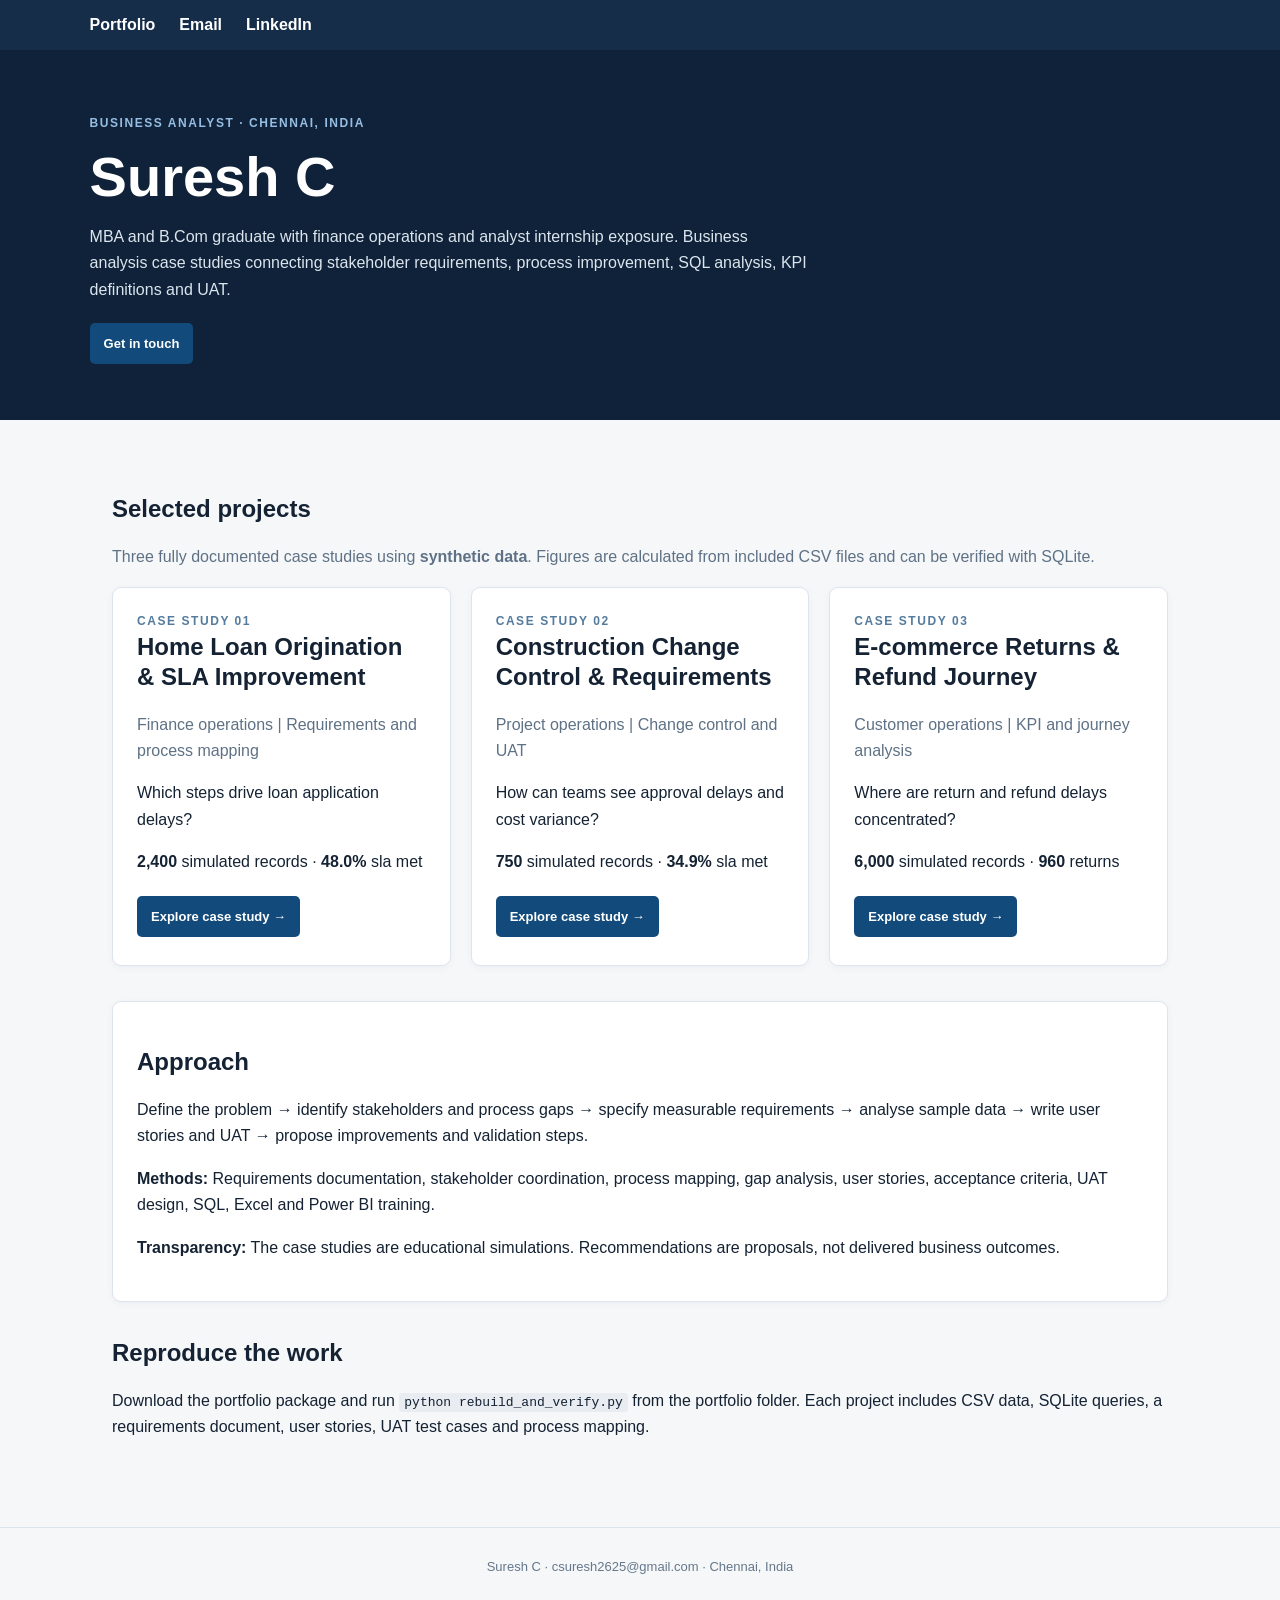
<file: index.html>
<!doctype html><html lang="en"><head><meta charset="utf-8"><meta name="viewport" content="width=device-width,initial-scale=1"><meta name="description" content="Suresh C Business Analyst portfolio: SQL, business requirements, process mapping, UAT and reproducible synthetic case studies."><title>Suresh C | Business Analyst Portfolio</title><link rel="stylesheet" href="styles.css"></head><body><nav><a href="index.html">Portfolio</a><a href="mailto:csuresh2625@gmail.com">Email</a><a href="https://www.linkedin.com/in/suresh-chandrasekar-51b99b2a4/">LinkedIn</a></nav><header><div class="eyebrow">Business Analyst · Chennai, India</div><h1>Suresh C</h1><p>MBA and B.Com graduate with finance operations and analyst internship exposure. Business analysis case studies connecting stakeholder requirements, process improvement, SQL analysis, KPI definitions and UAT.</p><a class="button" href="mailto:csuresh2625@gmail.com">Get in touch</a></header><main><section><h2>Selected projects</h2><p class="muted">Three fully documented case studies using <strong>synthetic data</strong>. Figures are calculated from included CSV files and can be verified with SQLite.</p><div class="grid"><article class="card"><div class="eyebrow" style="color:#547b9d">Case study 01</div><h2>Home Loan Origination &amp; SLA Improvement</h2><p class="muted">Finance operations | Requirements and process mapping</p><p>Which steps drive loan application delays?</p><p><strong>2,400</strong> simulated records · <strong>48.0%</strong> sla met</p><a class="button" href="01-home-loan-sla/">Explore case study →</a></article><article class="card"><div class="eyebrow" style="color:#547b9d">Case study 02</div><h2>Construction Change Control &amp; Requirements</h2><p class="muted">Project operations | Change control and UAT</p><p>How can teams see approval delays and cost variance?</p><p><strong>750</strong> simulated records · <strong>34.9%</strong> sla met</p><a class="button" href="02-change-control/">Explore case study →</a></article><article class="card"><div class="eyebrow" style="color:#547b9d">Case study 03</div><h2>E-commerce Returns &amp; Refund Journey</h2><p class="muted">Customer operations | KPI and journey analysis</p><p>Where are return and refund delays concentrated?</p><p><strong>6,000</strong> simulated records · <strong>960</strong> returns</p><a class="button" href="03-returns-refunds/">Explore case study →</a></article></div></section><section class="panel"><h2>Approach</h2><p>Define the problem → identify stakeholders and process gaps → specify measurable requirements → analyse sample data → write user stories and UAT → propose improvements and validation steps.</p><p><strong>Methods:</strong> Requirements documentation, stakeholder coordination, process mapping, gap analysis, user stories, acceptance criteria, UAT design, SQL, Excel and Power BI training.</p><p><strong>Transparency:</strong> The case studies are educational simulations. Recommendations are proposals, not delivered business outcomes.</p></section><section><h2>Reproduce the work</h2><p>Download the portfolio package and run <code>python rebuild_and_verify.py</code> from the portfolio folder. Each project includes CSV data, SQLite queries, a requirements document, user stories, UAT test cases and process mapping.</p></section></main><footer>Suresh C · csuresh2625@gmail.com · Chennai, India</footer></body></html>
</file>
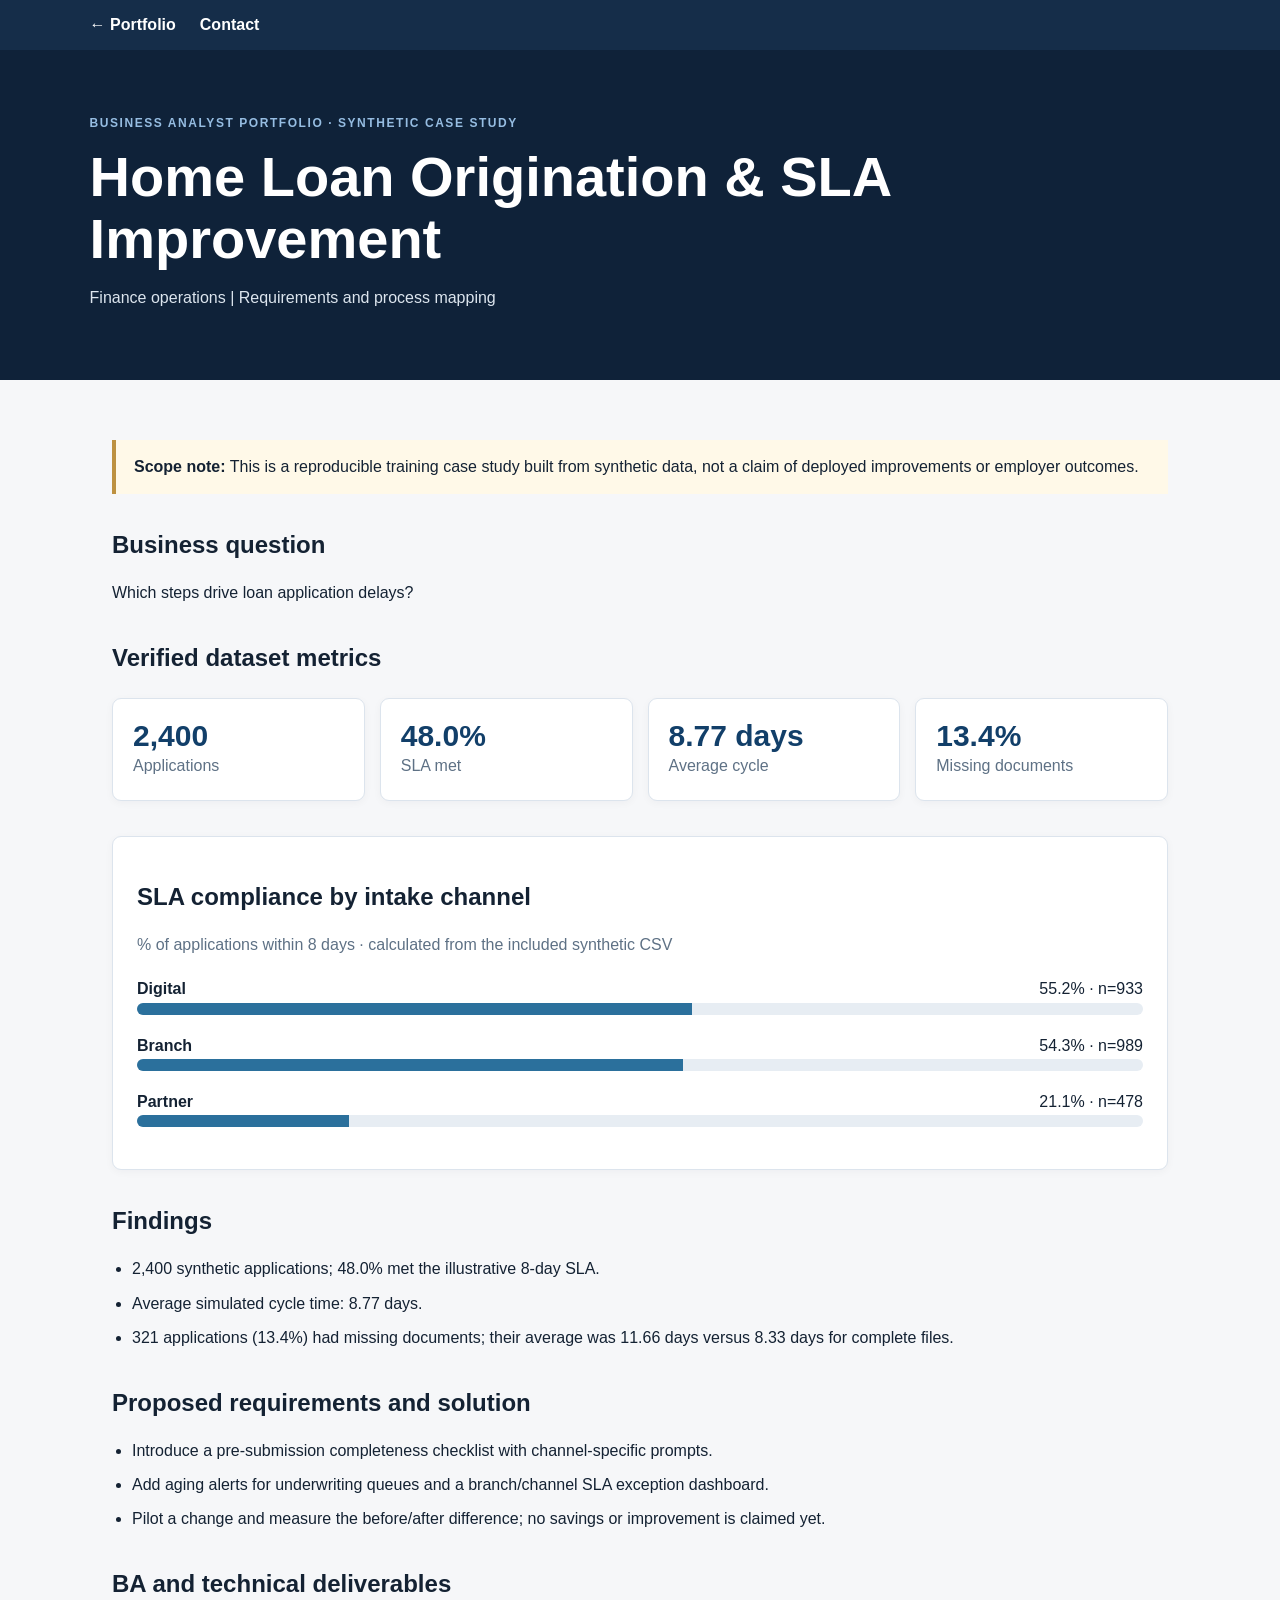
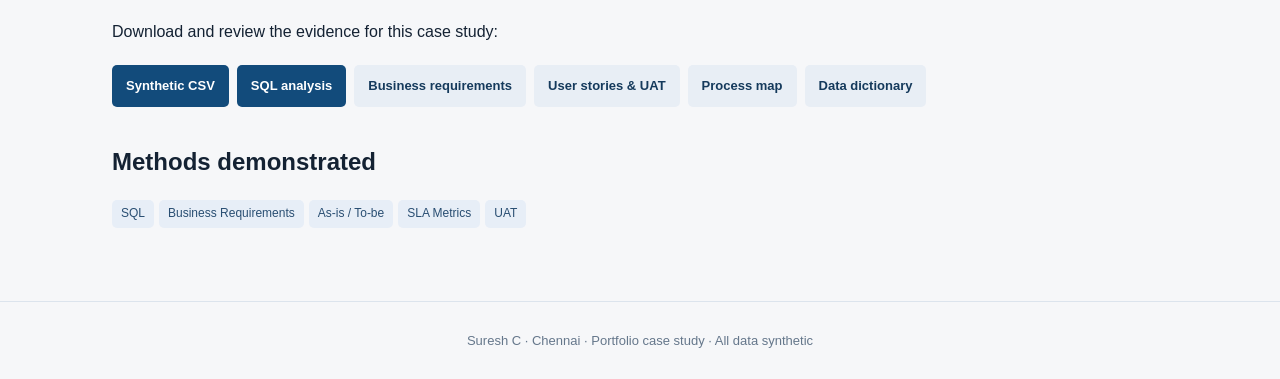
<file: 01-home-loan-sla/index.html>
<!doctype html><html lang="en"><head><meta charset="utf-8"><meta name="viewport" content="width=device-width,initial-scale=1"><title>Home Loan Origination &amp; SLA Improvement | Suresh C</title><link rel="stylesheet" href="../styles.css"></head><body><nav><a href="../index.html">← Portfolio</a><a href="mailto:csuresh2625@gmail.com">Contact</a></nav><header><div class="eyebrow">Business Analyst portfolio · Synthetic case study</div><h1>Home Loan Origination &amp; SLA Improvement</h1><p>Finance operations | Requirements and process mapping</p></header><main><div class="notice"><strong>Scope note:</strong> This is a reproducible training case study built from synthetic data, not a claim of deployed improvements or employer outcomes.</div><section><h2>Business question</h2><p>Which steps drive loan application delays?</p></section><section><h2>Verified dataset metrics</h2><div class="stats"><div class="panel"><div class="stat">2,400</div><div class="muted">Applications</div></div><div class="panel"><div class="stat">48.0%</div><div class="muted">SLA met</div></div><div class="panel"><div class="stat">8.77 days</div><div class="muted">Average cycle</div></div><div class="panel"><div class="stat">13.4%</div><div class="muted">Missing documents</div></div></div></section><section class="panel"><h2>SLA compliance by intake channel</h2><p class="muted">% of applications within 8 days · calculated from the included synthetic CSV</p><div style="margin:18px 0"><div style="display:flex;justify-content:space-between;gap:15px"><strong>Digital</strong><span>55.2% · n=933</span></div><div class="bar"><span style="width:55.2%"></span></div></div><div style="margin:18px 0"><div style="display:flex;justify-content:space-between;gap:15px"><strong>Branch</strong><span>54.3% · n=989</span></div><div class="bar"><span style="width:54.3%"></span></div></div><div style="margin:18px 0"><div style="display:flex;justify-content:space-between;gap:15px"><strong>Partner</strong><span>21.1% · n=478</span></div><div class="bar"><span style="width:21.1%"></span></div></div></section><section><h2>Findings</h2><ul><li>2,400 synthetic applications; 48.0% met the illustrative 8-day SLA.</li><li>Average simulated cycle time: 8.77 days.</li><li>321 applications (13.4%) had missing documents; their average was 11.66 days versus 8.33 days for complete files.</li></ul></section><section><h2>Proposed requirements and solution</h2><ul><li>Introduce a pre-submission completeness checklist with channel-specific prompts.</li><li>Add aging alerts for underwriting queues and a branch/channel SLA exception dashboard.</li><li>Pilot a change and measure the before/after difference; no savings or improvement is claimed yet.</li></ul></section><section><h2>BA and technical deliverables</h2><p>Download and review the evidence for this case study:</p><a class="button" href="synthetic_data.csv">Synthetic CSV</a><a class="button" href="analysis.sql">SQL analysis</a><a class="button secondary" href="business_requirements.md">Business requirements</a><a class="button secondary" href="user_stories_and_uat.md">User stories &amp; UAT</a><a class="button secondary" href="process_mapping.md">Process map</a><a class="button secondary" href="data_dictionary.md">Data dictionary</a></section><section><h2>Methods demonstrated</h2><span class="chip">SQL</span><span class="chip">Business Requirements</span><span class="chip">As-is / To-be</span><span class="chip">SLA Metrics</span><span class="chip">UAT</span></section></main><footer>Suresh C · Chennai · Portfolio case study · All data synthetic</footer></body></html>
</file>
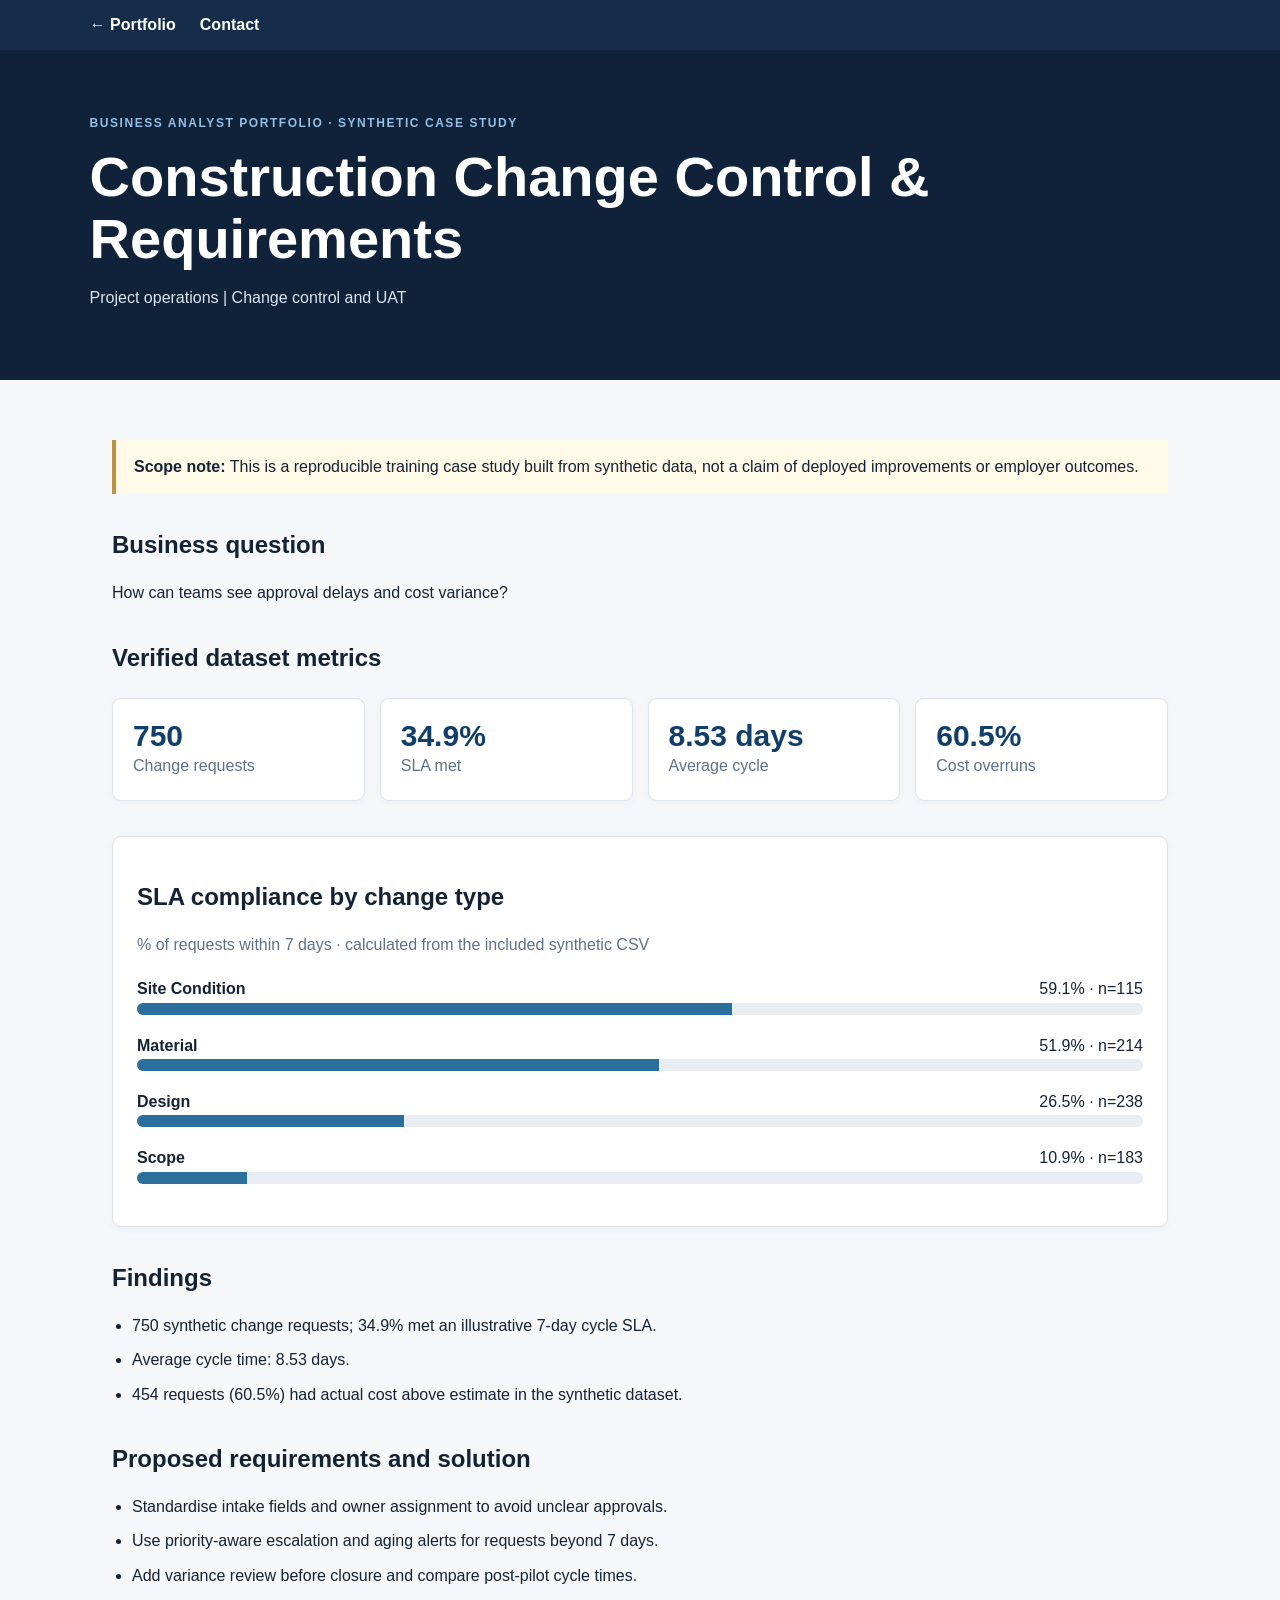
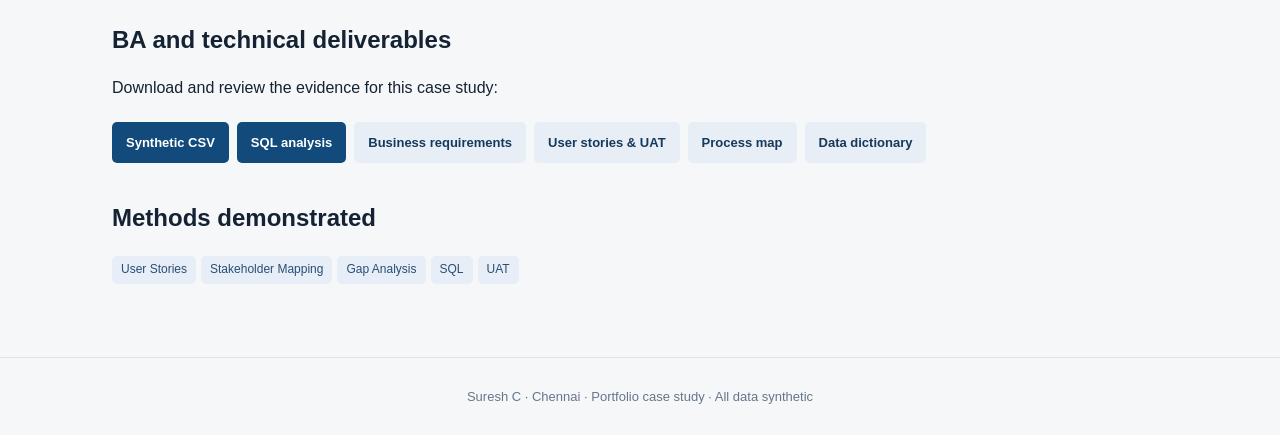
<file: 02-change-control/index.html>
<!doctype html><html lang="en"><head><meta charset="utf-8"><meta name="viewport" content="width=device-width,initial-scale=1"><title>Construction Change Control &amp; Requirements | Suresh C</title><link rel="stylesheet" href="../styles.css"></head><body><nav><a href="../index.html">← Portfolio</a><a href="mailto:csuresh2625@gmail.com">Contact</a></nav><header><div class="eyebrow">Business Analyst portfolio · Synthetic case study</div><h1>Construction Change Control &amp; Requirements</h1><p>Project operations | Change control and UAT</p></header><main><div class="notice"><strong>Scope note:</strong> This is a reproducible training case study built from synthetic data, not a claim of deployed improvements or employer outcomes.</div><section><h2>Business question</h2><p>How can teams see approval delays and cost variance?</p></section><section><h2>Verified dataset metrics</h2><div class="stats"><div class="panel"><div class="stat">750</div><div class="muted">Change requests</div></div><div class="panel"><div class="stat">34.9%</div><div class="muted">SLA met</div></div><div class="panel"><div class="stat">8.53 days</div><div class="muted">Average cycle</div></div><div class="panel"><div class="stat">60.5%</div><div class="muted">Cost overruns</div></div></div></section><section class="panel"><h2>SLA compliance by change type</h2><p class="muted">% of requests within 7 days · calculated from the included synthetic CSV</p><div style="margin:18px 0"><div style="display:flex;justify-content:space-between;gap:15px"><strong>Site Condition</strong><span>59.1% · n=115</span></div><div class="bar"><span style="width:59.1%"></span></div></div><div style="margin:18px 0"><div style="display:flex;justify-content:space-between;gap:15px"><strong>Material</strong><span>51.9% · n=214</span></div><div class="bar"><span style="width:51.9%"></span></div></div><div style="margin:18px 0"><div style="display:flex;justify-content:space-between;gap:15px"><strong>Design</strong><span>26.5% · n=238</span></div><div class="bar"><span style="width:26.5%"></span></div></div><div style="margin:18px 0"><div style="display:flex;justify-content:space-between;gap:15px"><strong>Scope</strong><span>10.9% · n=183</span></div><div class="bar"><span style="width:10.9%"></span></div></div></section><section><h2>Findings</h2><ul><li>750 synthetic change requests; 34.9% met an illustrative 7-day cycle SLA.</li><li>Average cycle time: 8.53 days.</li><li>454 requests (60.5%) had actual cost above estimate in the synthetic dataset.</li></ul></section><section><h2>Proposed requirements and solution</h2><ul><li>Standardise intake fields and owner assignment to avoid unclear approvals.</li><li>Use priority-aware escalation and aging alerts for requests beyond 7 days.</li><li>Add variance review before closure and compare post-pilot cycle times.</li></ul></section><section><h2>BA and technical deliverables</h2><p>Download and review the evidence for this case study:</p><a class="button" href="synthetic_data.csv">Synthetic CSV</a><a class="button" href="analysis.sql">SQL analysis</a><a class="button secondary" href="business_requirements.md">Business requirements</a><a class="button secondary" href="user_stories_and_uat.md">User stories &amp; UAT</a><a class="button secondary" href="process_mapping.md">Process map</a><a class="button secondary" href="data_dictionary.md">Data dictionary</a></section><section><h2>Methods demonstrated</h2><span class="chip">User Stories</span><span class="chip">Stakeholder Mapping</span><span class="chip">Gap Analysis</span><span class="chip">SQL</span><span class="chip">UAT</span></section></main><footer>Suresh C · Chennai · Portfolio case study · All data synthetic</footer></body></html>
</file>
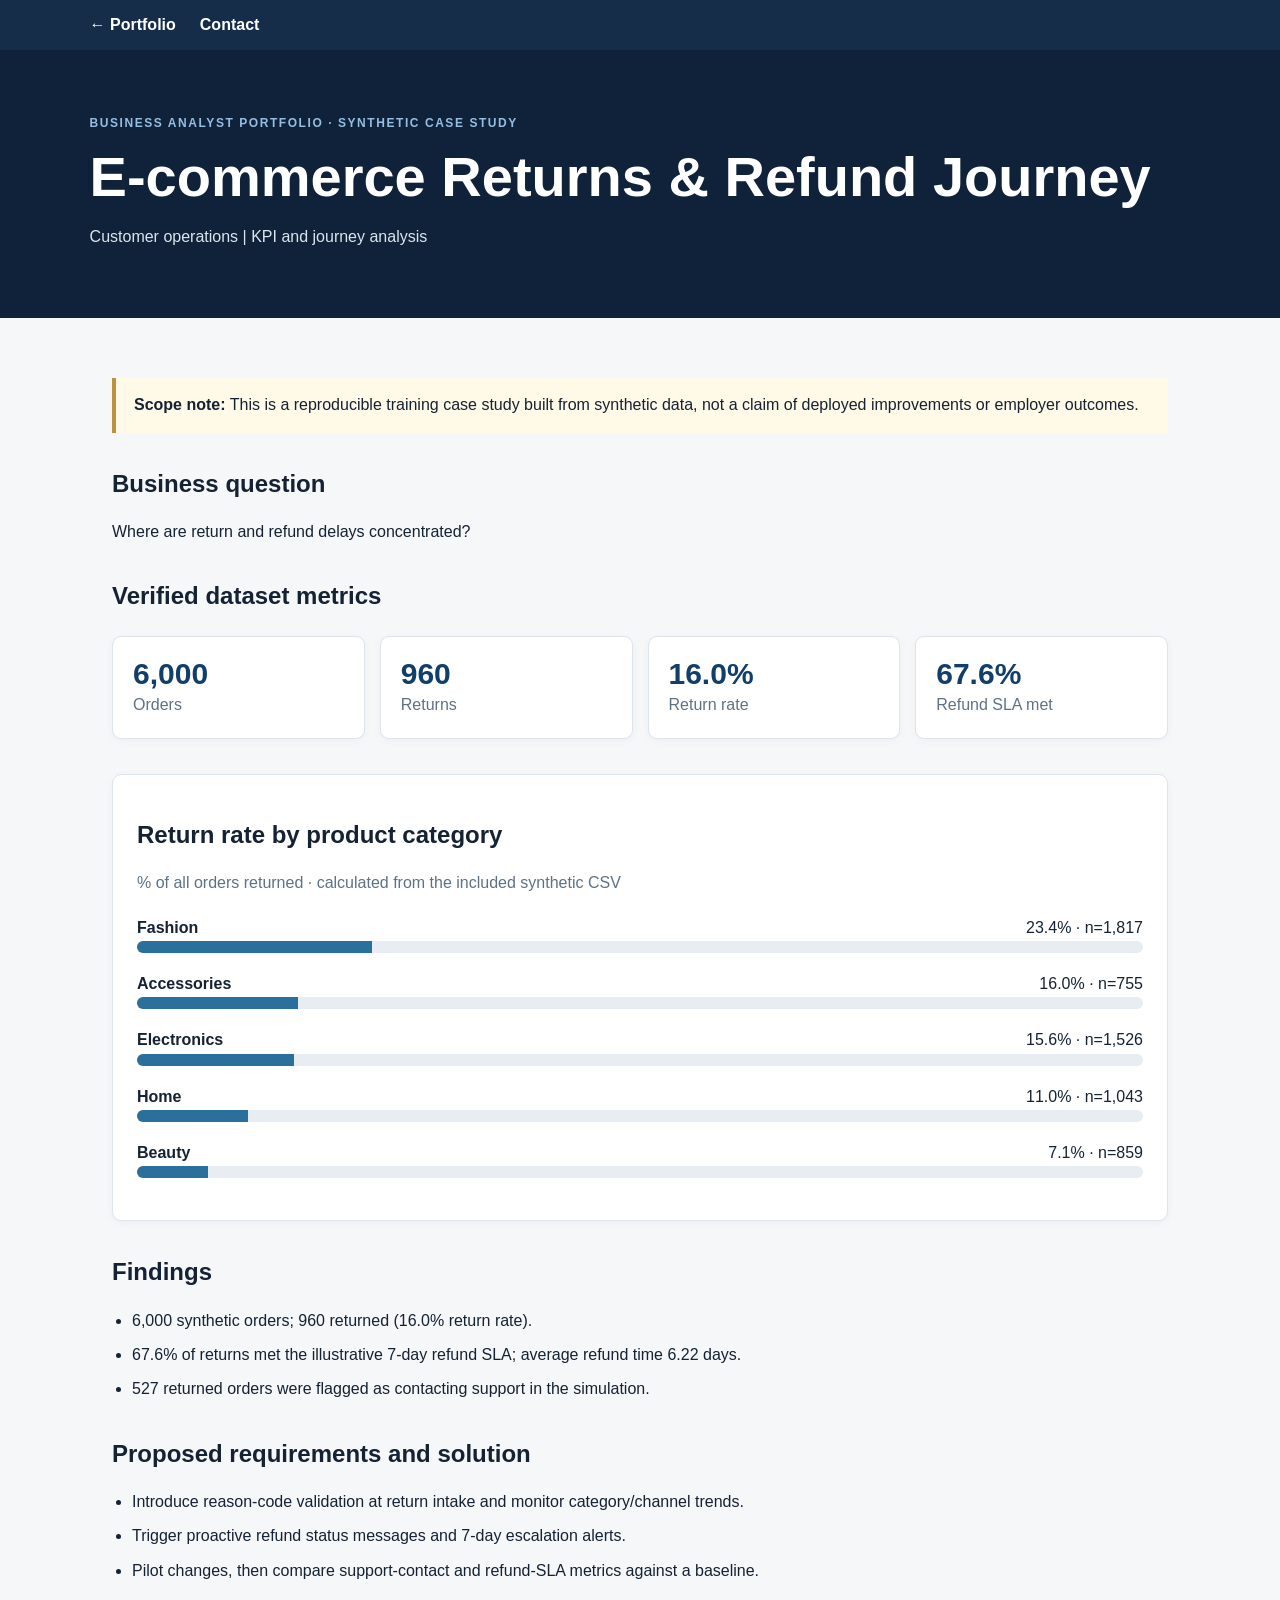
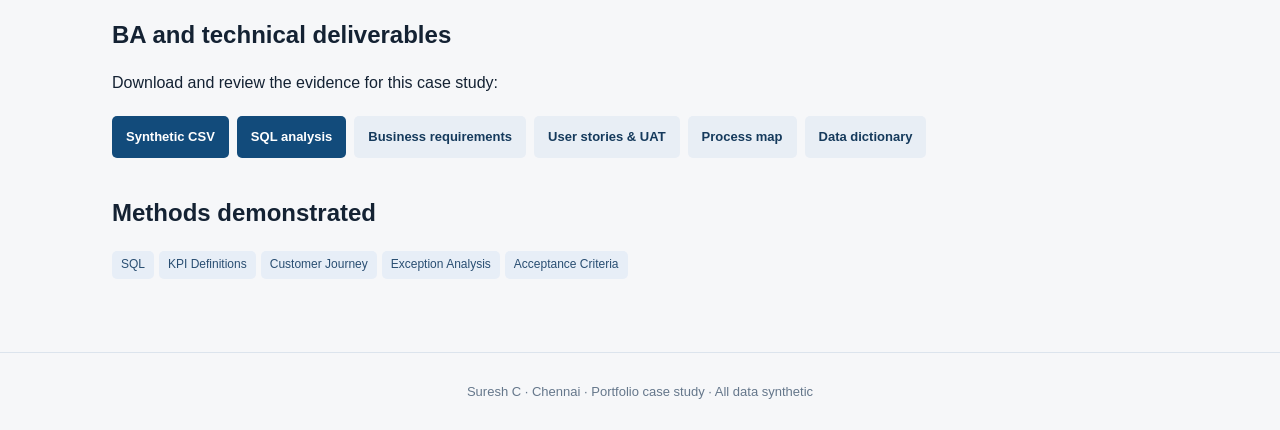
<file: 03-returns-refunds/index.html>
<!doctype html><html lang="en"><head><meta charset="utf-8"><meta name="viewport" content="width=device-width,initial-scale=1"><title>E-commerce Returns &amp; Refund Journey | Suresh C</title><link rel="stylesheet" href="../styles.css"></head><body><nav><a href="../index.html">← Portfolio</a><a href="mailto:csuresh2625@gmail.com">Contact</a></nav><header><div class="eyebrow">Business Analyst portfolio · Synthetic case study</div><h1>E-commerce Returns &amp; Refund Journey</h1><p>Customer operations | KPI and journey analysis</p></header><main><div class="notice"><strong>Scope note:</strong> This is a reproducible training case study built from synthetic data, not a claim of deployed improvements or employer outcomes.</div><section><h2>Business question</h2><p>Where are return and refund delays concentrated?</p></section><section><h2>Verified dataset metrics</h2><div class="stats"><div class="panel"><div class="stat">6,000</div><div class="muted">Orders</div></div><div class="panel"><div class="stat">960</div><div class="muted">Returns</div></div><div class="panel"><div class="stat">16.0%</div><div class="muted">Return rate</div></div><div class="panel"><div class="stat">67.6%</div><div class="muted">Refund SLA met</div></div></div></section><section class="panel"><h2>Return rate by product category</h2><p class="muted">% of all orders returned · calculated from the included synthetic CSV</p><div style="margin:18px 0"><div style="display:flex;justify-content:space-between;gap:15px"><strong>Fashion</strong><span>23.4% · n=1,817</span></div><div class="bar"><span style="width:23.4%"></span></div></div><div style="margin:18px 0"><div style="display:flex;justify-content:space-between;gap:15px"><strong>Accessories</strong><span>16.0% · n=755</span></div><div class="bar"><span style="width:16.0%"></span></div></div><div style="margin:18px 0"><div style="display:flex;justify-content:space-between;gap:15px"><strong>Electronics</strong><span>15.6% · n=1,526</span></div><div class="bar"><span style="width:15.6%"></span></div></div><div style="margin:18px 0"><div style="display:flex;justify-content:space-between;gap:15px"><strong>Home</strong><span>11.0% · n=1,043</span></div><div class="bar"><span style="width:11.0%"></span></div></div><div style="margin:18px 0"><div style="display:flex;justify-content:space-between;gap:15px"><strong>Beauty</strong><span>7.1% · n=859</span></div><div class="bar"><span style="width:7.1%"></span></div></div></section><section><h2>Findings</h2><ul><li>6,000 synthetic orders; 960 returned (16.0% return rate).</li><li>67.6% of returns met the illustrative 7-day refund SLA; average refund time 6.22 days.</li><li>527 returned orders were flagged as contacting support in the simulation.</li></ul></section><section><h2>Proposed requirements and solution</h2><ul><li>Introduce reason-code validation at return intake and monitor category/channel trends.</li><li>Trigger proactive refund status messages and 7-day escalation alerts.</li><li>Pilot changes, then compare support-contact and refund-SLA metrics against a baseline.</li></ul></section><section><h2>BA and technical deliverables</h2><p>Download and review the evidence for this case study:</p><a class="button" href="synthetic_data.csv">Synthetic CSV</a><a class="button" href="analysis.sql">SQL analysis</a><a class="button secondary" href="business_requirements.md">Business requirements</a><a class="button secondary" href="user_stories_and_uat.md">User stories &amp; UAT</a><a class="button secondary" href="process_mapping.md">Process map</a><a class="button secondary" href="data_dictionary.md">Data dictionary</a></section><section><h2>Methods demonstrated</h2><span class="chip">SQL</span><span class="chip">KPI Definitions</span><span class="chip">Customer Journey</span><span class="chip">Exception Analysis</span><span class="chip">Acceptance Criteria</span></section></main><footer>Suresh C · Chennai · Portfolio case study · All data synthetic</footer></body></html>
</file>
<file: styles.css>
*{box-sizing:border-box}body{margin:0;background:#f6f7f9;color:#142233;font-family:Arial,Helvetica,sans-serif;line-height:1.65}a{color:#135e9d}header{background:#0f2239;color:#fff;padding:64px max(7vw,22px) 52px}header h1{font-size:clamp(32px,5vw,56px);line-height:1.1;margin:12px 0}header p{max-width:720px;color:#dce5ee}nav{background:#152d49;padding:12px max(7vw,22px)}nav a{color:#fff;text-decoration:none;margin-right:24px;font-weight:bold}main{max-width:1100px;margin:auto;padding:38px 22px 70px}.eyebrow{letter-spacing:.13em;text-transform:uppercase;font-size:12px;color:#96bde2;font-weight:bold}.grid{display:grid;grid-template-columns:repeat(auto-fit,minmax(260px,1fr));gap:20px}.card,.panel{background:#fff;border:1px solid #dce4ed;border-radius:9px;padding:24px;box-shadow:0 2px 9px #1422330a}.card h2{margin-top:0;line-height:1.25}.muted{color:#5e7185}.chip{display:inline-block;padding:4px 9px;border-radius:5px;background:#e7eef7;color:#294e72;font-size:12px;margin:3px 5px 3px 0}.stat{font-size:30px;font-weight:800;color:#123f69;line-height:1.15}.stats{display:grid;grid-template-columns:repeat(auto-fit,minmax(175px,1fr));gap:15px;margin:25px 0}.stats .panel{padding:20px}section{margin-top:35px}h2{line-height:1.3}ul{padding-left:20px}li{margin:8px 0}.bar{height:12px;background:#e7edf3;border-radius:8px;overflow:hidden}.bar span{display:block;height:100%;background:#2b709c}footer{border-top:1px solid #dce4ed;padding:28px;text-align:center;color:#65778b;font-size:13px}code{background:#e9edf2;padding:2px 5px;border-radius:3px} .button{display:inline-block;padding:10px 14px;background:#124b7b;color:#fff;border-radius:5px;text-decoration:none;margin:4px 8px 4px 0;font-weight:bold;font-size:13px}.button.secondary{background:#e8eef5;color:#153a5c} .notice{background:#fff9e8;border-left:4px solid #bd9140;padding:14px 18px;margin:22px 0}
</file>
